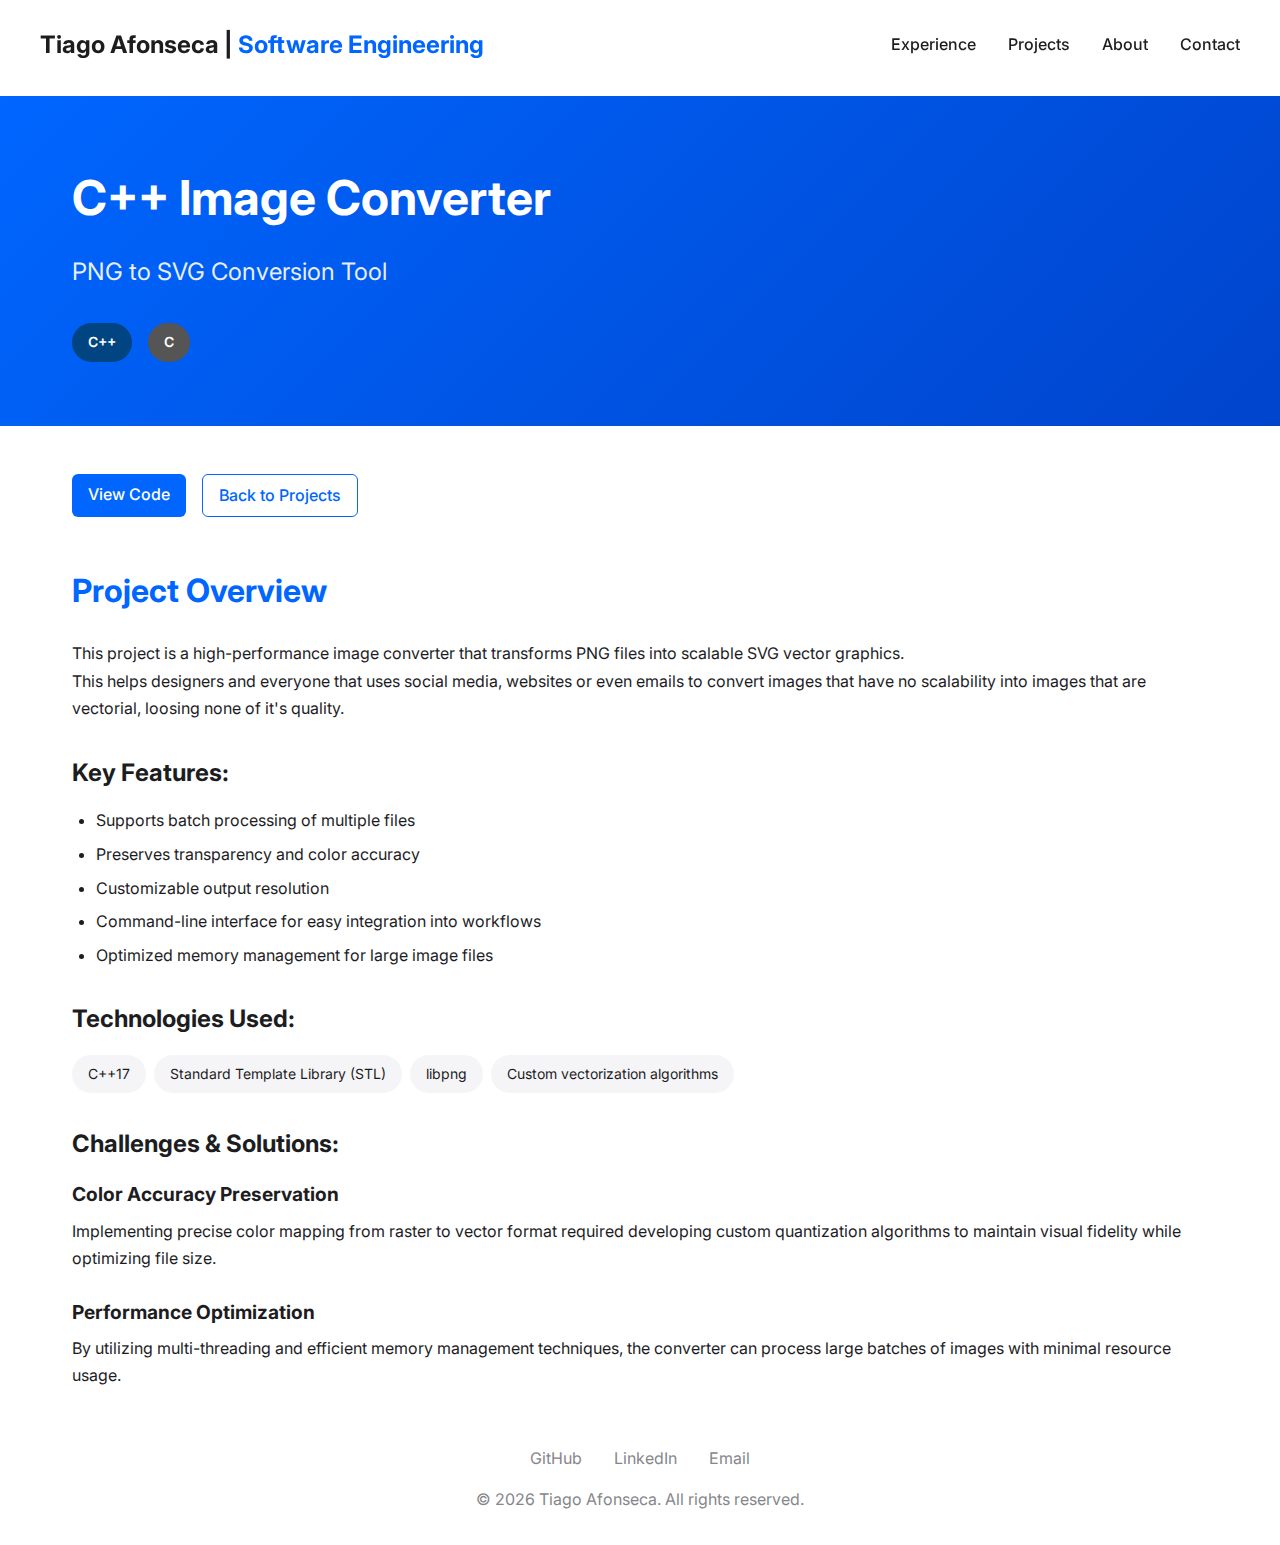
<file: project1.html>
<!DOCTYPE html>
<html lang="en">
<head>
  <meta charset="UTF-8">
  <meta name="viewport" content="width=device-width, initial-scale=1.0">
  <title>PNG to SVG Tool | Tiago Afonseca</title>
  <meta name="description" content="High-performance C++ image converter that transforms PNG files into scalable SVG vector graphics. Features batch processing, color accuracy preservation, and optimized memory management.">
  <meta name="keywords" content="C++ image converter, PNG to SVG, vector graphics, image processing, Tiago Afonseca portfolio">
  
  <!-- Canonical URL -->
  <link rel="canonical" href="https://yourportfolio.com/cpp-image-converter" />
  
  <!-- Open Graph Meta -->
  <meta property="og:title" content="C++ Image Converter: PNG to SVG Tool | Tiago Afonseca">
  <meta property="og:description" content="High-performance C++ image converter for transforming PNG to SVG with batch processing and color accuracy.">
  <meta property="og:type" content="website">
  <meta property="og:url" content="https://yourportfolio.com/cpp-image-converter">
  <!-- Add og:image when available -->
  
  <!-- Preloads -->
  <link rel="preload" href="css/main.css" as="style">
  <link rel="preload" href="https://fonts.googleapis.com/css2?family=Inter:wght@300;400;500;600;700&display=swap" as="style">
  
  <!-- CSS -->
  <link rel="stylesheet" href="css/main.css">
  <link rel="stylesheet" href="css/animations.css">
  
  <!-- Fonts -->
  <link rel="preconnect" href="https://fonts.googleapis.com">
  <link rel="preconnect" href="https://fonts.gstatic.com" crossorigin>
  <link href="https://fonts.googleapis.com/css2?family=Inter:wght@300;400;500;600;700&display=swap" rel="stylesheet">
  
  <!-- Favicon -->
  <link rel="icon" type="image/png" href="../favicon-96x96.png" sizes="96x96">
  
  <!-- Structured Data -->
  <script type="application/ld+json">
    {
      "@context": "https://schema.org",
      "@type": "SoftwareSourceCode",
      "name": "C++ Image Converter",
      "description": "PNG to SVG conversion tool with batch processing capabilities",
      "programmingLanguage": "C++",
      "codeRepository": "https://github.com/TiagoAfonseca11/cpp-png-converter",
      "author": {
        "@type": "Person",
        "name": "Tiago Afonseca"
      }
    }
  </script>
</head>
<body>
  
  <!-- Navigation -->
  <nav class="navbar" aria-label="Main navigation">
    <div class="nav-container">
      <a href="index.html" class="logo" aria-label="Home">Tiago Afonseca |<span> Software Engineering</span></a>
      <div class="nav-links">
        <a href="index.html#skills" aria-label="View skills">Experience</a>
        <a href="index.html#projects" aria-label="View projects">Projects</a>
        <a href="index.html#about" aria-label="About me">About</a>
        <a href="index.html#contact" aria-label="Contact me">Contact</a>
      </div>
      <button class="menu-toggle" aria-label="Toggle menu">☰</button>
    </div>
  </nav>

  <!-- Project Detail Section -->
  <main class="project-detail" itemscope itemtype="https://schema.org/SoftwareSourceCode">
    <div class="project-header">
      <div class="container">
        <h1 itemprop="name">C++ Image Converter</h1>
        <p class="subtitle">PNG to SVG Conversion Tool</p>
        <div class="project-meta">
          <span class="tag cpp">C++</span>
          <span class="tag c">C</span>
        </div>
      </div>
    </div>

    <div class="project-content container">
      <div class="project-overview">
        <div class="project-links">
          <a href="https://github.com/TiagoAfonseca11/cpp-png-converter" class="btn primary" target="_blank" rel="noopener noreferrer">
            View Code
          </a>
          <a href="index.html#projects" class="btn secondary">
            Back to Projects
          </a>
        </div>
      </div>

      <div class="project-details">
        <h2>Project Overview</h2>
        <p itemprop="description">This project is a high-performance image converter that transforms PNG files into scalable SVG vector graphics.<br>
        This helps designers and everyone that uses social media, websites or even emails to convert images that have no scalability 
        into images that are vectorial, loosing none of it's quality.
        </p>
        
        <div class="project-features">
          <h3>Key Features:</h3>
          <ul>
            <li itemprop="featureList">Supports batch processing of multiple files</li>
            <li itemprop="featureList">Preserves transparency and color accuracy</li>
            <li itemprop="featureList">Customizable output resolution</li>
            <li itemprop="featureList">Command-line interface for easy integration into workflows</li>
            <li itemprop="featureList">Optimized memory management for large image files</li>
          </ul>
        </div>

        <div class="project-technologies">
          <h3>Technologies Used:</h3>
          <div class="tech-badges">
            <span itemprop="programmingLanguage">C++17</span>
            <span>Standard Template Library (STL)</span>
            <span>libpng</span>
            <span>Custom vectorization algorithms</span>
          </div>
        </div>

        <div class="project-challenges">
          <h3>Challenges & Solutions:</h3>
          <div class="challenge">
            <h4>Color Accuracy Preservation</h4>
            <p>Implementing precise color mapping from raster to vector format required developing custom quantization algorithms to maintain visual fidelity while optimizing file size.</p>
          </div>
          <div class="challenge">
            <h4>Performance Optimization</h4>
            <p>By utilizing multi-threading and efficient memory management techniques, the converter can process large batches of images with minimal resource usage.</p>
          </div>
        </div>
      </div>
    </div>
  </main>

  <!-- Footer -->
  <footer class="footer" aria-label="Footer">
    <div class="social-links">
      <a href="https://github.com/TiagoAfonseca11" target="_blank" rel="noopener noreferrer">GitHub</a>
      <a href="https://linkedin.com/in/tiago-afonseca11" target="_blank" rel="noopener noreferrer">LinkedIn</a>
      <a href="mailto:tiagoafonsecadev@gmail.com">Email</a>
    </div>
    <p>© <span id="current-year"></span> Tiago Afonseca. All rights reserved.</p>
  </footer>

  <script src="js/main.js"></script>
  <script>
    // Update year automatically
    document.getElementById('current-year').textContent = new Date().getFullYear();
  </script>
  <script>
    const menuToggle = document.querySelector('.menu-toggle');
    const navLinks = document.querySelector('.nav-links');
  
    menuToggle.addEventListener('click', () => {
      const isExpanded = menuToggle.getAttribute('aria-expanded') === 'true';
      menuToggle.setAttribute('aria-expanded', !isExpanded);
      navLinks.style.display = isExpanded ? 'none' : 'flex';
      navLinks.style.flexDirection = 'column';
      navLinks.style.gap = '1rem';
      navLinks.style.backgroundColor = 'rgba(255, 255, 255, 0.95)';
      navLinks.style.position = 'absolute';
      navLinks.style.top = '100%';
      navLinks.style.right = '2rem';
      navLinks.style.padding = '1rem';
      navLinks.style.boxShadow = '0 4px 10px rgba(0,0,0,0.1)';
    });
  </script>
</body>
</html>
</file>
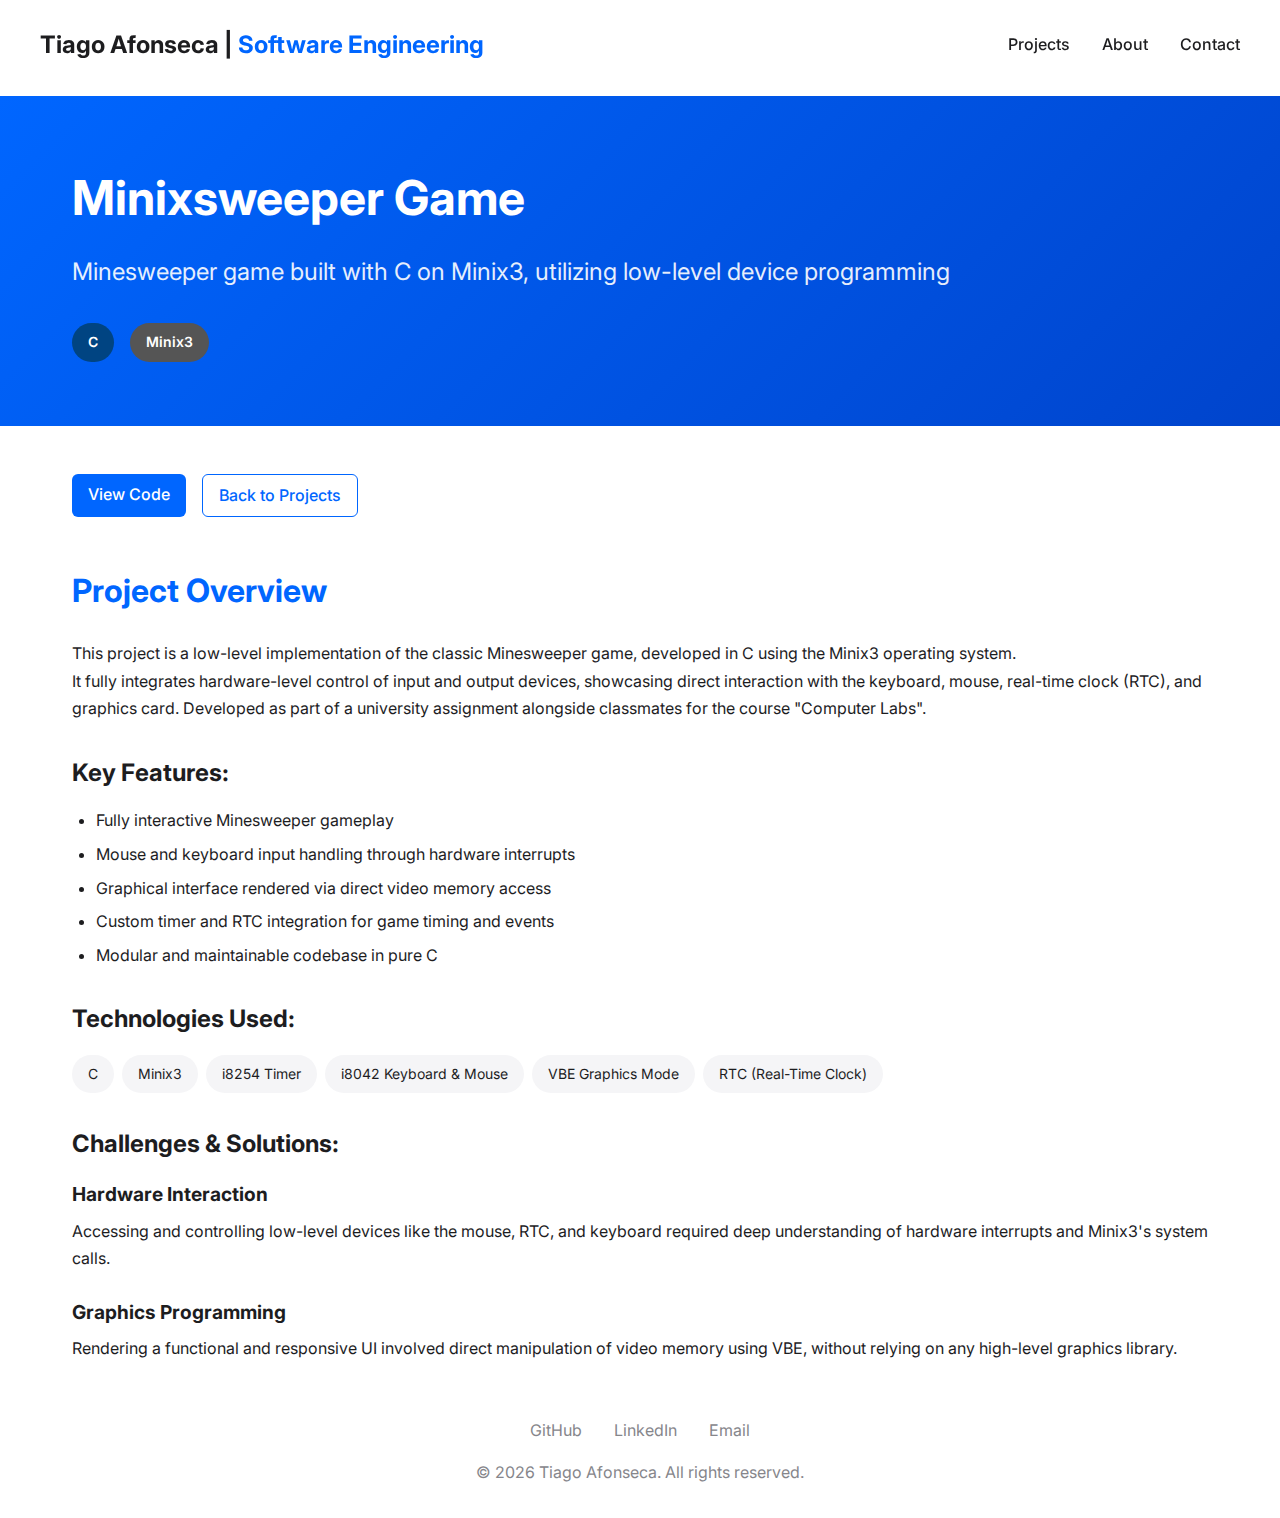
<file: project2.html>
<!DOCTYPE html>
<html lang="en">
<head>
  <meta charset="UTF-8">
  <meta name="viewport" content="width=device-width, initial-scale=1.0">
  <title>Minixsweeper Game | Tiago Afonseca</title>
  <link rel="stylesheet" href="css/main.css">
  <link rel="stylesheet" href="css/animations.css">
  <link rel="preconnect" href="https://fonts.googleapis.com">
  <link rel="preconnect" href="https://fonts.gstatic.com" crossorigin>
  <link href="https://fonts.googleapis.com/css2?family=Inter:wght@300;400;500;600;700&display=swap" rel="stylesheet">
  <link rel="icon" type="image/png" href="../favicon-96x96.png" sizes="96x96" />
</head>
<body>
  
  <!-- Navigation -->
  <nav class="navbar">
    <div class="nav-container">
      <a href="index.html" class="logo">Tiago Afonseca |<span> Software Engineering</span></a>
      <div class="nav-links">
        <a href="index.html#projects">Projects</a>
        <a href="index.html#about">About</a>
        <a href="index.html#contact">Contact</a>
      </div>
      <button class="menu-toggle">☰</button>
    </div>
  </nav>

  <!-- Project Detail Section -->
  <main class="project-detail">
    <div class="project-header">
      <div class="container">
        <h1>Minixsweeper Game</h1>
        <p class="subtitle">Minesweeper game built with C on Minix3, utilizing low-level device programming</p>
        <div class="project-meta">
          <span class="tag cpp">C</span>
          <span class="tag c">Minix3</span>
        </div>
      </div>
    </div>

    <div class="project-content container">
        <div class="project-overview">
      
          <div class="project-links">
            <a href="https://github.com/TiagoAfonseca11/Minixsweeper/tree/main/proj/src" class="btn primary" target="_blank">
              View Code
            </a>
            <a href="index.html#projects" class="btn secondary">
              Back to Projects
            </a>
          </div>
        </div>
      
        <div class="project-details">
          <h2>Project Overview</h2>
          <p>This project is a low-level implementation of the classic Minesweeper game, developed in C using the Minix3 operating system.<br>
          It fully integrates hardware-level control of input and output devices, showcasing direct interaction with the keyboard, mouse, real-time clock (RTC), and graphics card. 
          Developed as part of a university assignment alongside classmates for the course "Computer Labs".
          </p>
          
          <div class="project-features">
            <h3>Key Features:</h3>
            <ul>
              <li>Fully interactive Minesweeper gameplay</li>
              <li>Mouse and keyboard input handling through hardware interrupts</li>
              <li>Graphical interface rendered via direct video memory access</li>
              <li>Custom timer and RTC integration for game timing and events</li>
              <li>Modular and maintainable codebase in pure C</li>
            </ul>
          </div>
      
          <div class="project-technologies">
            <h3>Technologies Used:</h3>
            <div class="tech-badges">
              <span>C</span>
              <span>Minix3</span>
              <span>i8254 Timer</span>
              <span>i8042 Keyboard & Mouse</span>
              <span>VBE Graphics Mode</span>
              <span>RTC (Real-Time Clock)</span>
            </div>
          </div>
      
          <div class="project-challenges">
            <h3>Challenges & Solutions:</h3>
            <div class="challenge">
              <h4>Hardware Interaction</h4>
              <p>Accessing and controlling low-level devices like the mouse, RTC, and keyboard required deep understanding of hardware interrupts and Minix3's system calls.</p>
            </div>
            <div class="challenge">
              <h4>Graphics Programming</h4>
              <p>Rendering a functional and responsive UI involved direct manipulation of video memory using VBE, without relying on any high-level graphics library.</p>
            </div>
          </div>
        </div>
      </div>
      
  </main>

  <!-- Footer -->
  <footer class="footer">
    <div class="social-links">
      <a href="https://github.com/TiagoAfonseca11" target="_blank">GitHub</a>
      <a href="https://linkedin.com/in/tiago-afonseca11" target="_blank">LinkedIn</a>
      <a href="mailto:afonseca.tiago@gmail.com">Email</a>
    </div>
    <p>© <span id="current-year"></span> Tiago Afonseca. All rights reserved.</p>
  </footer>

  <script src="js/main.js"></script>
  <script>
    // Update year automatically
    document.getElementById('current-year').textContent = new Date().getFullYear();
  </script>
</body>
</html>
</file>
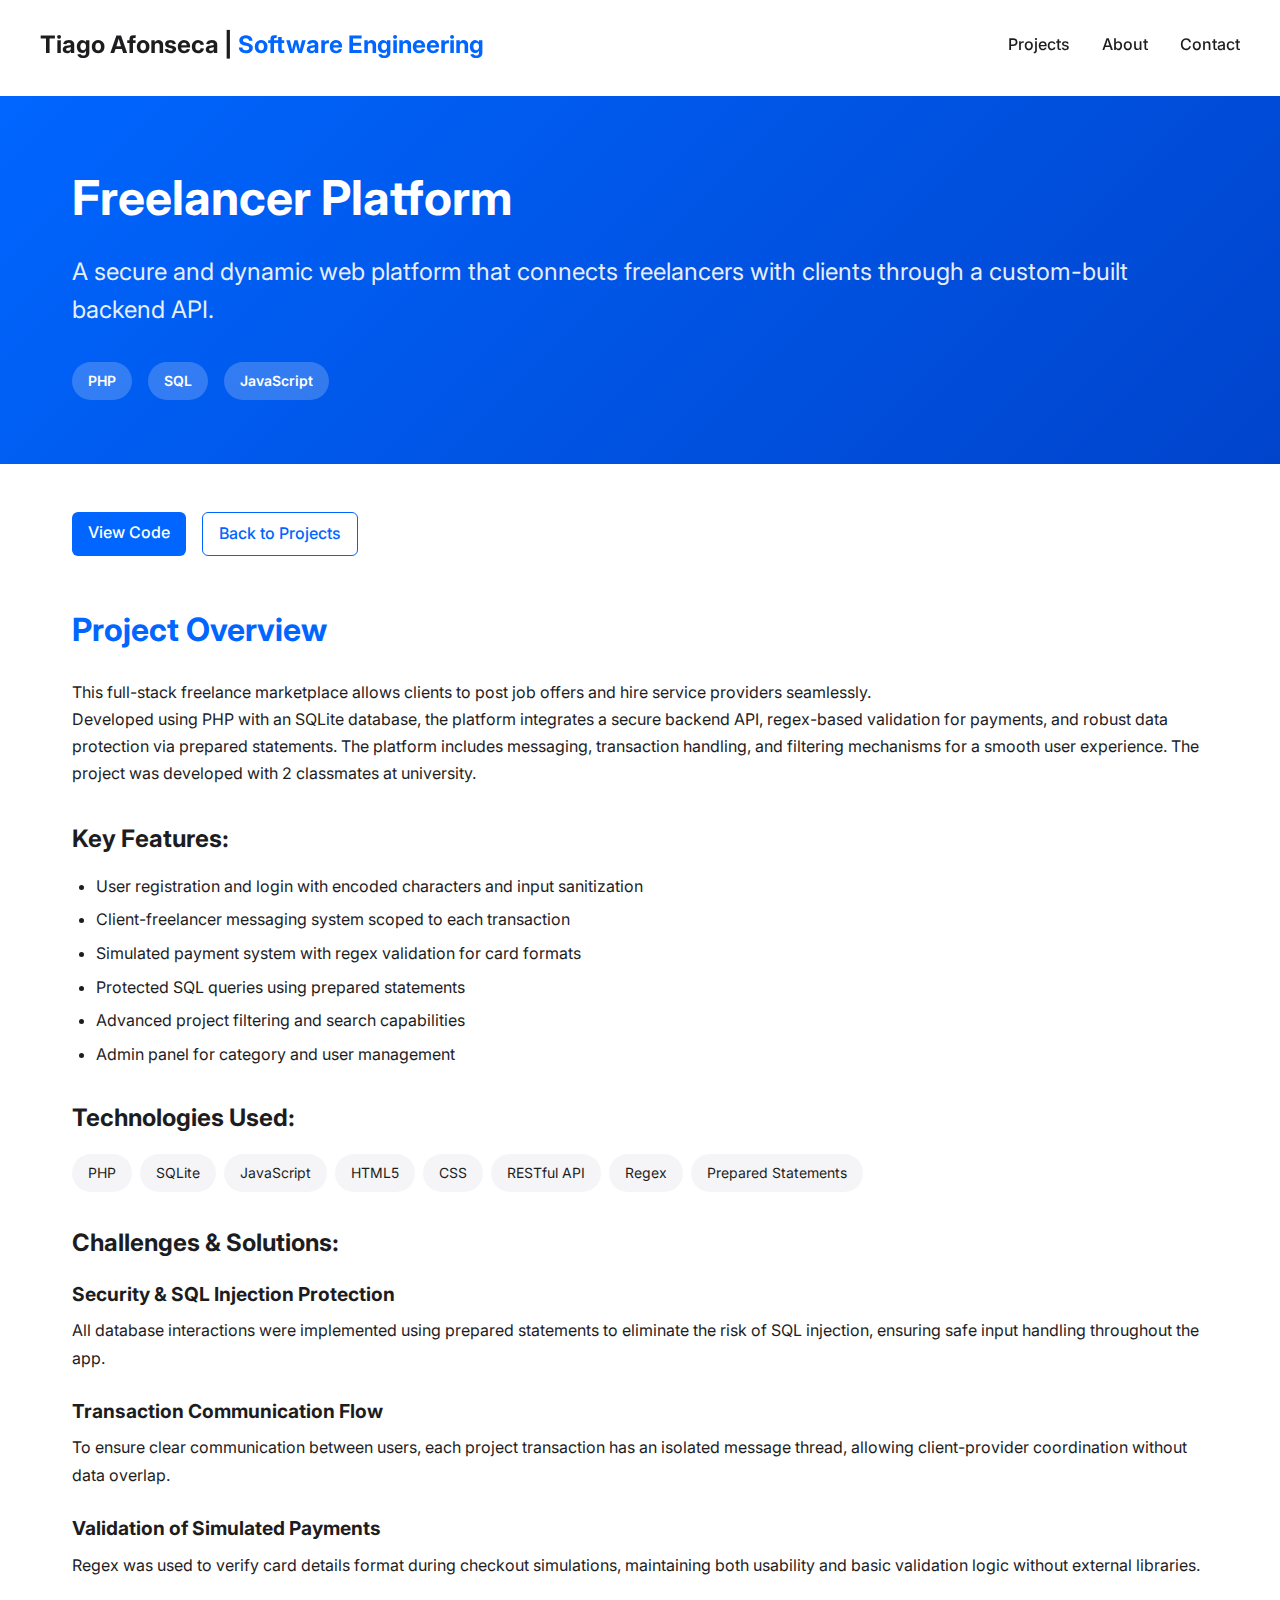
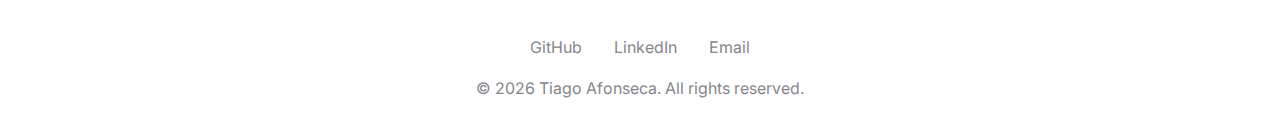
<file: project3.html>
<!DOCTYPE html>
<html lang="en">
<head>
  <meta charset="UTF-8">
  <meta name="viewport" content="width=device-width, initial-scale=1.0">
  <title>Freelancer Platform | Tiago Afonseca</title>
  <link rel="stylesheet" href="css/main.css">
  <link rel="stylesheet" href="css/animations.css">
  <link rel="preconnect" href="https://fonts.googleapis.com">
  <link rel="preconnect" href="https://fonts.gstatic.com" crossorigin>
  <link href="https://fonts.googleapis.com/css2?family=Inter:wght@300;400;500;600;700&display=swap" rel="stylesheet">
  <link rel="icon" type="image/png" href="../favicon-96x96.png" sizes="96x96" />
</head>
<body>

  <!-- Navigation -->
  <nav class="navbar">
    <div class="nav-container">
      <a href="index.html" class="logo">Tiago Afonseca |<span> Software Engineering</span></a>
      <div class="nav-links">
        <a href="index.html#projects">Projects</a>
        <a href="index.html#about">About</a>
        <a href="index.html#contact">Contact</a>
      </div>
      <button class="menu-toggle">☰</button>
    </div>
  </nav>

  <!-- Project Detail Section -->
  <main class="project-detail">
    <div class="project-header">
      <div class="container">
        <h1>Freelancer Platform</h1>
        <p class="subtitle">A secure and dynamic web platform that connects freelancers with clients through a custom-built backend API.</p>
        <div class="project-meta">
          <span class="tag php">PHP</span>
          <span class="tag sql">SQL</span>
          <span class="tag js">JavaScript</span>
        </div>
      </div>
    </div>

    <div class="project-content container">
      <div class="project-overview">
        <div class="project-links">
          <a href="https://github.com/TiagoAfonseca11/freelancer-platform" class="btn primary" target="_blank">
            View Code
          </a>
          <a href="index.html#projects" class="btn secondary">
            Back to Projects
          </a>
        </div>
      </div>

      <div class="project-details">
        <h2>Project Overview</h2>
        <p>This full-stack freelance marketplace allows clients to post job offers and hire service providers seamlessly.<br>
        Developed using PHP with an SQLite database, the platform integrates a secure backend API, regex-based validation for payments, and robust data protection via prepared statements. The platform includes messaging, transaction handling, and filtering mechanisms for a smooth user experience.
        The project was developed with 2 classmates at university.
        </p>

        <div class="project-features">
          <h3>Key Features:</h3>
          <ul>
            <li>User registration and login with encoded characters and input sanitization</li>
            <li>Client-freelancer messaging system scoped to each transaction</li>
            <li>Simulated payment system with regex validation for card formats</li>
            <li>Protected SQL queries using prepared statements</li>
            <li>Advanced project filtering and search capabilities</li>
            <li>Admin panel for category and user management</li>
          </ul>
        </div>

        <div class="project-technologies">
          <h3>Technologies Used:</h3>
          <div class="tech-badges">
            <span>PHP</span>
            <span>SQLite</span>
            <span>JavaScript</span>
            <span>HTML5</span>
            <span>CSS</span>
            <span>RESTful API</span>
            <span>Regex</span>
            <span>Prepared Statements</span>
          </div>
        </div>

        <div class="project-challenges">
          <h3>Challenges & Solutions:</h3>
          <div class="challenge">
            <h4>Security & SQL Injection Protection</h4>
            <p>All database interactions were implemented using prepared statements to eliminate the risk of SQL injection, ensuring safe input handling throughout the app.</p>
          </div>
          <div class="challenge">
            <h4>Transaction Communication Flow</h4>
            <p>To ensure clear communication between users, each project transaction has an isolated message thread, allowing client-provider coordination without data overlap.</p>
          </div>
          <div class="challenge">
            <h4>Validation of Simulated Payments</h4>
            <p>Regex was used to verify card details format during checkout simulations, maintaining both usability and basic validation logic without external libraries.</p>
          </div>
        </div>
      </div>
    </div>
  </main>

  <!-- Footer -->
  <footer class="footer">
    <div class="social-links">
      <a href="https://github.com/TiagoAfonseca11" target="_blank">GitHub</a>
      <a href="https://linkedin.com/in/tiago-afonseca11" target="_blank">LinkedIn</a>
      <a href="mailto:afonseca.tiago@gmail.com">Email</a>
    </div>
    <p>© <span id="current-year"></span> Tiago Afonseca. All rights reserved.</p>
  </footer>

  <script src="js/main.js"></script>
  <script>
    document.getElementById('current-year').textContent = new Date().getFullYear();
  </script>
</body>
</html>
</file>
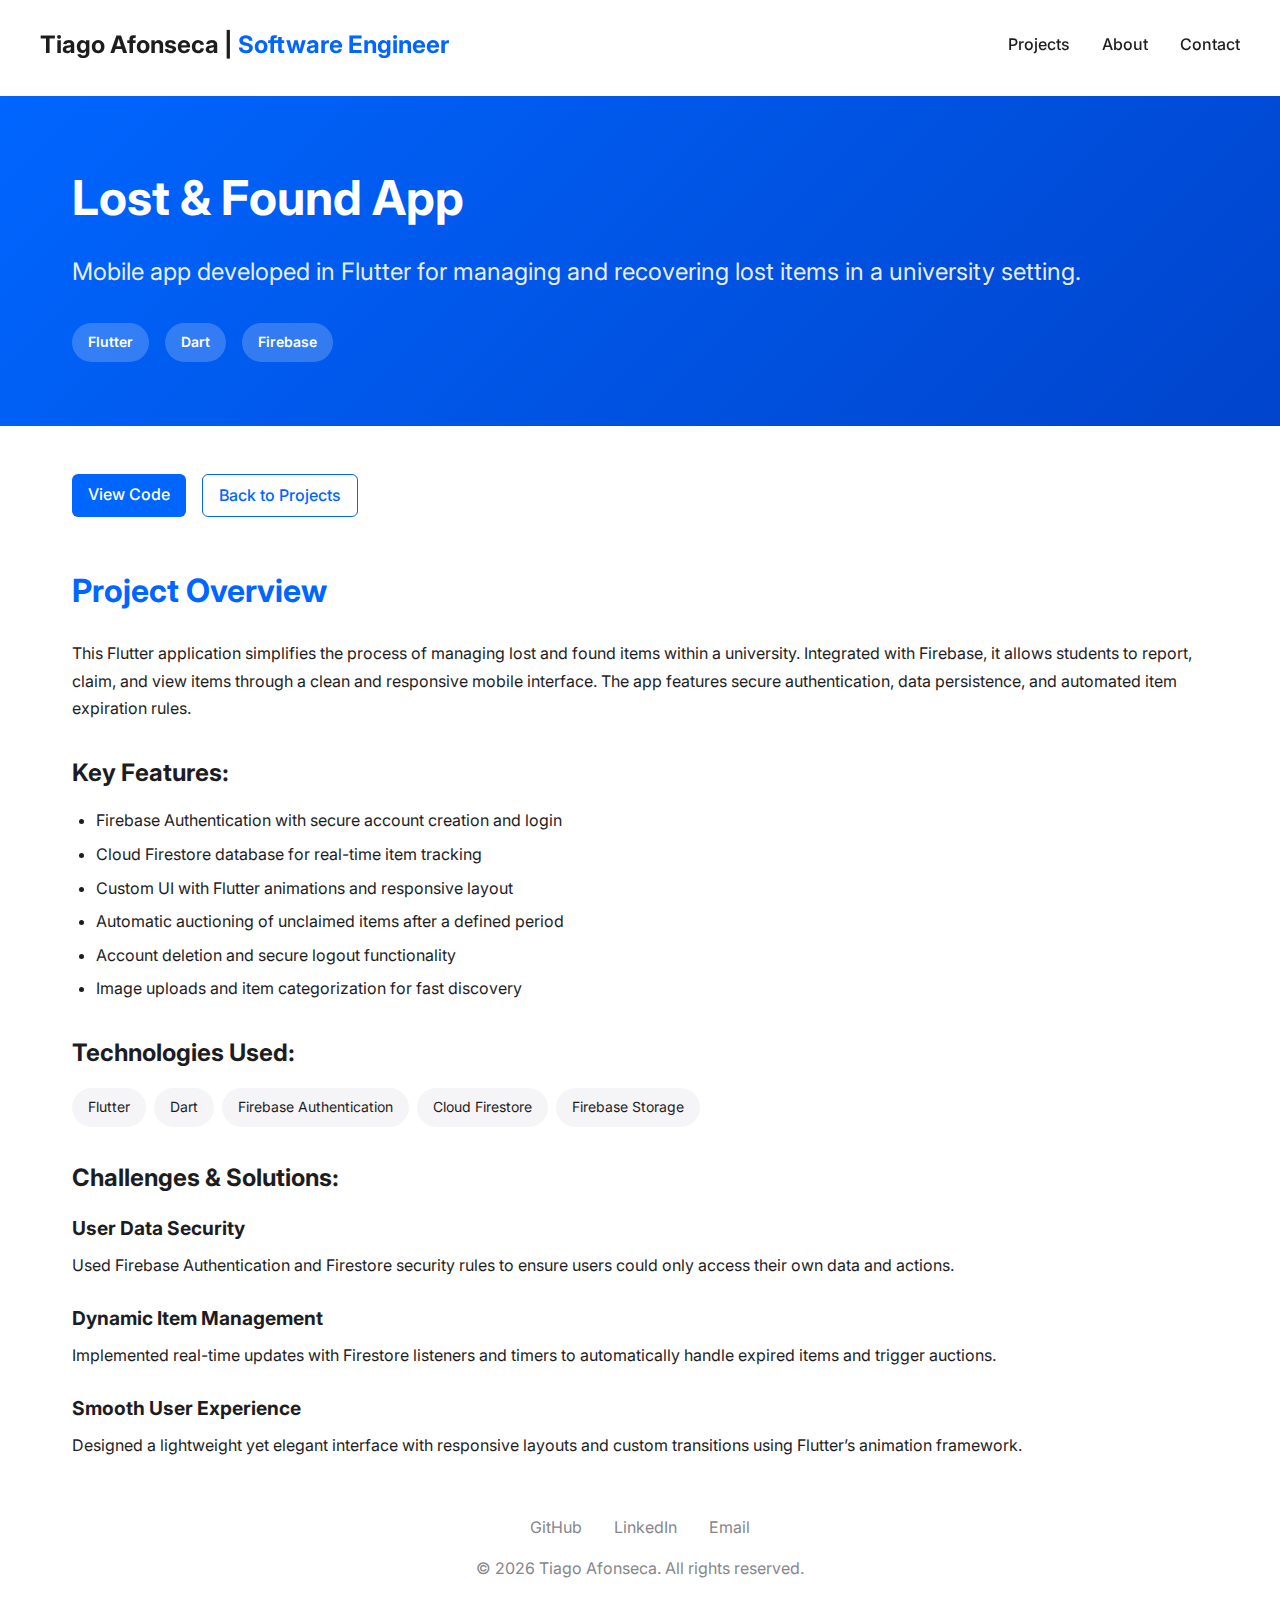
<file: projeto4.html>
<!DOCTYPE html>
<html lang="en">
<head>
  <meta charset="UTF-8" />
  <meta name="viewport" content="width=device-width, initial-scale=1.0"/>
  <title>Lost & Found App | Tiago Afonseca</title>
  <link rel="stylesheet" href="css/main.css" />
  <link rel="stylesheet" href="css/animations.css" />
  <link rel="preconnect" href="https://fonts.googleapis.com"/>
  <link rel="preconnect" href="https://fonts.gstatic.com" crossorigin/>
  <link href="https://fonts.googleapis.com/css2?family=Inter:wght@300;400;500;600;700&display=swap" rel="stylesheet"/>
  <link rel="icon" type="image/png" href="../favicon-96x96.png" sizes="96x96" />
</head>
<body>

  <!-- Navigation -->
  <nav class="navbar">
    <div class="nav-container">
      <a href="index.html" class="logo">Tiago Afonseca |<span> Software Engineer</span></a>
      <div class="nav-links">
        <a href="index.html#projects">Projects</a>
        <a href="index.html#about">About</a>
        <a href="index.html#contact">Contact</a>
      </div>
      <button class="menu-toggle">☰</button>
    </div>
  </nav>

  <!-- Project Detail Section -->
  <main class="project-detail">
    <div class="project-header">
      <div class="container">
        <h1>Lost & Found App</h1>
        <p class="subtitle">Mobile app developed in Flutter for managing and recovering lost items in a university setting.</p>
        <div class="project-meta">
          <span class="tag flutter">Flutter</span>
          <span class="tag dart">Dart</span>
          <span class="tag firebase">Firebase</span>
        </div>
      </div>
    </div>

    <div class="project-content container">
      <div class="project-overview">
        <div class="project-links">
          <a href="https://github.com/TiagoAfonseca11/lost-and-found-app" class="btn primary" target="_blank">
            View Code
          </a>
          <a href="index.html#projects" class="btn secondary">
            Back to Projects
          </a>
        </div>
      </div>

      <div class="project-details">
        <h2>Project Overview</h2>
        <p>
          This Flutter application simplifies the process of managing lost and found items within a university. Integrated with Firebase, it allows students to report, claim, and view items through a clean and responsive mobile interface. The app features secure authentication, data persistence, and automated item expiration rules.
        </p>

        <div class="project-features">
          <h3>Key Features:</h3>
          <ul>
            <li>Firebase Authentication with secure account creation and login</li>
            <li>Cloud Firestore database for real-time item tracking</li>
            <li>Custom UI with Flutter animations and responsive layout</li>
            <li>Automatic auctioning of unclaimed items after a defined period</li>
            <li>Account deletion and secure logout functionality</li>
            <li>Image uploads and item categorization for fast discovery</li>
          </ul>
        </div>

        <div class="project-technologies">
          <h3>Technologies Used:</h3>
          <div class="tech-badges">
            <span>Flutter</span>
            <span>Dart</span>
            <span>Firebase Authentication</span>
            <span>Cloud Firestore</span>
            <span>Firebase Storage</span>
          </div>
        </div>

        <div class="project-challenges">
          <h3>Challenges & Solutions:</h3>
          <div class="challenge">
            <h4>User Data Security</h4>
            <p>Used Firebase Authentication and Firestore security rules to ensure users could only access their own data and actions.</p>
          </div>
          <div class="challenge">
            <h4>Dynamic Item Management</h4>
            <p>Implemented real-time updates with Firestore listeners and timers to automatically handle expired items and trigger auctions.</p>
          </div>
          <div class="challenge">
            <h4>Smooth User Experience</h4>
            <p>Designed a lightweight yet elegant interface with responsive layouts and custom transitions using Flutter’s animation framework.</p>
          </div>
        </div>
      </div>
    </div>
  </main>

  <!-- Footer -->
  <footer class="footer">
    <div class="social-links">
      <a href="https://github.com/TiagoAfonseca11" target="_blank">GitHub</a>
      <a href="https://linkedin.com/in/tiago-afonseca11" target="_blank">LinkedIn</a>
      <a href="mailto:afonseca.tiago@gmail.com">Email</a>
    </div>
    <p>© <span id="current-year"></span> Tiago Afonseca. All rights reserved.</p>
  </footer>

  <script src="js/main.js"></script>
  <script>
    // Update year automatically
    document.getElementById('current-year').textContent = new Date().getFullYear();
  </script>
</body>
</html>
</file>
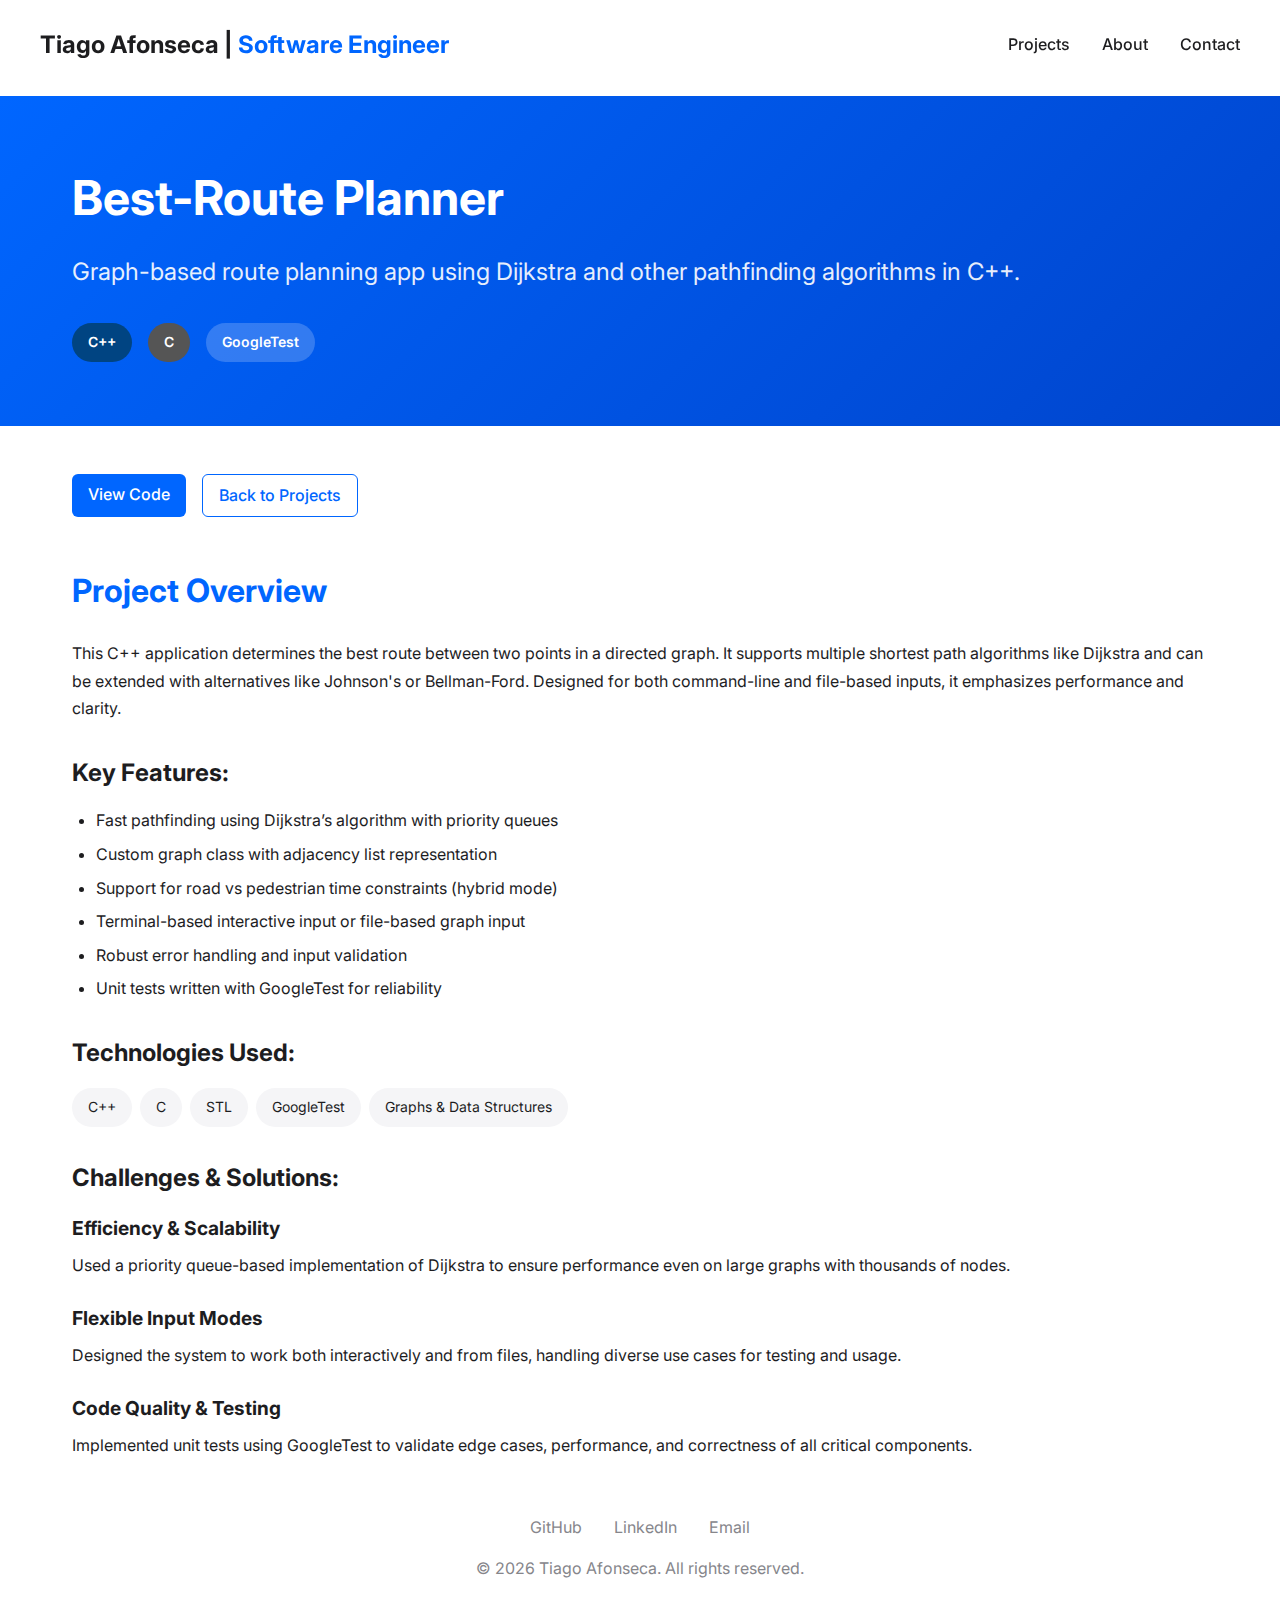
<file: projeto5.html>
<!DOCTYPE html>
<html lang="en">
<head>
  <meta charset="UTF-8" />
  <meta name="viewport" content="width=device-width, initial-scale=1.0"/>
  <title>Best-Route Planner | Tiago Afonseca</title>
  <link rel="stylesheet" href="css/main.css" />
  <link rel="stylesheet" href="css/animations.css" />
  <link rel="preconnect" href="https://fonts.googleapis.com"/>
  <link rel="preconnect" href="https://fonts.gstatic.com" crossorigin/>
  <link href="https://fonts.googleapis.com/css2?family=Inter:wght@300;400;500;600;700&display=swap" rel="stylesheet"/>
  <link rel="icon" type="image/png" href="../favicon-96x96.png" sizes="96x96" />
</head>
<body>

  <!-- Navigation -->
  <nav class="navbar">
    <div class="nav-container">
      <a href="index.html" class="logo">Tiago Afonseca |<span> Software Engineer</span></a>
      <div class="nav-links">
        <a href="index.html#projects">Projects</a>
        <a href="index.html#about">About</a>
        <a href="index.html#contact">Contact</a>
      </div>
      <button class="menu-toggle">☰</button>
    </div>
  </nav>

  <!-- Project Detail Section -->
  <main class="project-detail">
    <div class="project-header">
      <div class="container">
        <h1>Best-Route Planner</h1>
        <p class="subtitle">Graph-based route planning app using Dijkstra and other pathfinding algorithms in C++.</p>
        <div class="project-meta">
          <span class="tag cpp">C++</span>
          <span class="tag c">C</span>
          <span class="tag test">GoogleTest</span>
        </div>
      </div>
    </div>

    <div class="project-content container">
      <div class="project-overview">
        <div class="project-links">
          <a href="https://github.com/TiagoAfonseca11/graph-best-route" class="btn primary" target="_blank">
            View Code
          </a>
          <a href="index.html#projects" class="btn secondary">
            Back to Projects
          </a>
        </div>
      </div>

      <div class="project-details">
        <h2>Project Overview</h2>
        <p>
          This C++ application determines the best route between two points in a directed graph. It supports multiple shortest path algorithms like Dijkstra and can be extended with alternatives like Johnson's or Bellman-Ford. Designed for both command-line and file-based inputs, it emphasizes performance and clarity.
        </p>

        <div class="project-features">
          <h3>Key Features:</h3>
          <ul>
            <li>Fast pathfinding using Dijkstra’s algorithm with priority queues</li>
            <li>Custom graph class with adjacency list representation</li>
            <li>Support for road vs pedestrian time constraints (hybrid mode)</li>
            <li>Terminal-based interactive input or file-based graph input</li>
            <li>Robust error handling and input validation</li>
            <li>Unit tests written with GoogleTest for reliability</li>
          </ul>
        </div>

        <div class="project-technologies">
          <h3>Technologies Used:</h3>
          <div class="tech-badges">
            <span>C++</span>
            <span>C</span>
            <span>STL</span>
            <span>GoogleTest</span>
            <span>Graphs & Data Structures</span>
          </div>
        </div>

        <div class="project-challenges">
          <h3>Challenges & Solutions:</h3>
          <div class="challenge">
            <h4>Efficiency & Scalability</h4>
            <p>Used a priority queue-based implementation of Dijkstra to ensure performance even on large graphs with thousands of nodes.</p>
          </div>
          <div class="challenge">
            <h4>Flexible Input Modes</h4>
            <p>Designed the system to work both interactively and from files, handling diverse use cases for testing and usage.</p>
          </div>
          <div class="challenge">
            <h4>Code Quality & Testing</h4>
            <p>Implemented unit tests using GoogleTest to validate edge cases, performance, and correctness of all critical components.</p>
          </div>
        </div>
      </div>
    </div>
  </main>

  <!-- Footer -->
  <footer class="footer">
    <div class="social-links">
      <a href="https://github.com/TiagoAfonseca11" target="_blank">GitHub</a>
      <a href="https://linkedin.com/in/tiago-afonseca11" target="_blank">LinkedIn</a>
      <a href="mailto:afonseca.tiago@gmail.com">Email</a>
    </div>
    <p>© <span id="current-year"></span> Tiago Afonseca. All rights reserved.</p>
  </footer>

  <script src="js/main.js"></script>
  <script>
    // Update year automatically
    document.getElementById('current-year').textContent = new Date().getFullYear();
  </script>
</body>
</html>
</file>
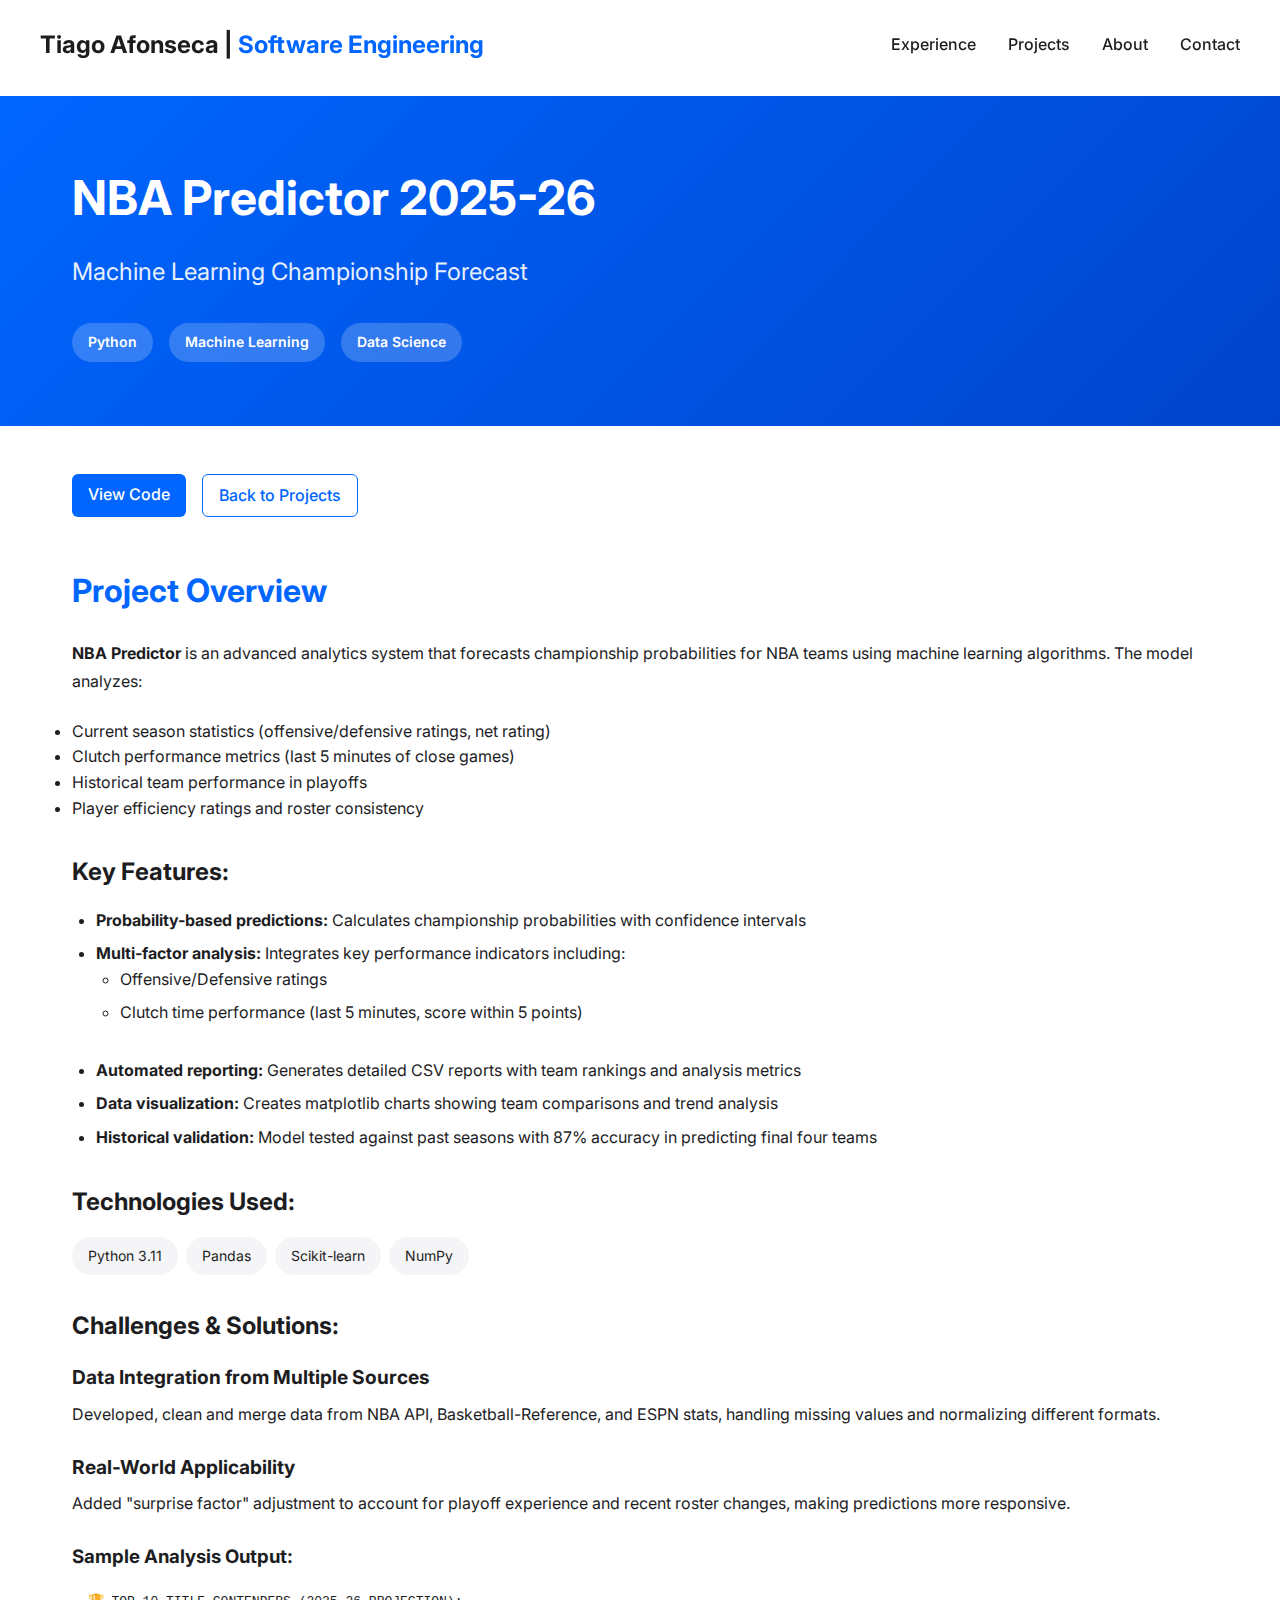
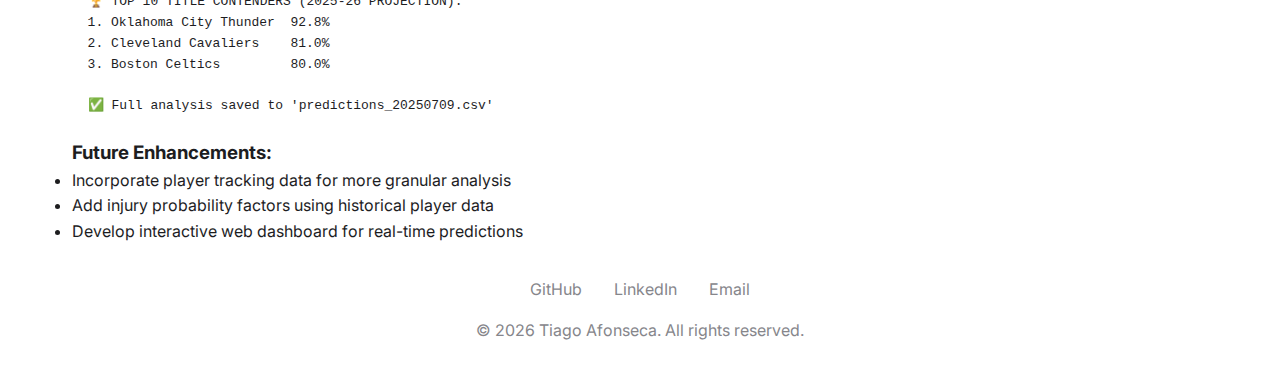
<file: projeto6.html>
<!DOCTYPE html>
<html lang="en">
<head>
  <meta charset="UTF-8">
  <meta name="viewport" content="width=device-width, initial-scale=1.0">
  <title>NBA Predictor 2025-26 | Tiago Afonseca</title>
  <meta name="description" content="Machine Learning system predicting NBA championship contenders for 2025-26 season. Uses Python, Pandas and Scikit-learn to analyze team stats and historical performance.">
  <meta name="keywords" content="NBA prediction, machine learning, basketball analytics, Python, sports prediction, Tiago Afonseca, FEUP, data science">
  <meta name="author" content="Tiago Afonseca">
  
  <!-- Open Graph / Social Media Meta Tags -->
  <meta property="og:title" content="NBA Predictor 2025-26 | Machine Learning Basketball Forecast">
  <meta property="og:description" content="Python-based ML system predicting NBA championship probabilities using team stats and historical data.">
  <meta property="og:type" content="website">
  
  <!-- Preload critical resources -->
  <link rel="preload" href="css/main.css" as="style">
  <link rel="preload" href="css/animations.css" as="style">
  <link rel="preload" href="https://fonts.googleapis.com/css2?family=Inter:wght@300;400;500;600;700&display=swap" as="style">
  
  <!-- CSS -->
  <link rel="stylesheet" href="css/main.css">
  <link rel="stylesheet" href="css/animations.css">
  
  <!-- Fonts -->
  <link rel="preconnect" href="https://fonts.googleapis.com">
  <link rel="preconnect" href="https://fonts.gstatic.com" crossorigin>
  <link href="https://fonts.googleapis.com/css2?family=Inter:wght@300;400;500;600;700&display=swap" rel="stylesheet">
  
  <!-- Favicon -->
  <link rel="icon" type="image/png" href="../favicon-96x96.png" sizes="96x96">
  <link rel="apple-touch-icon" href="../apple-touch-icon.png">
  
  <!-- Structured data -->
  <script type="application/ld+json">
    {
      "@context": "https://schema.org",
      "@type": "SoftwareSourceCode",
      "name": "NBA Predictor 2025-26",
      "description": "Machine Learning system predicting NBA championship probabilities",
      "programmingLanguage": "Python",
      "codeRepository": "https://github.com/TiagoAfonseca11/nba-predictor",
      "applicationCategory": "DataScience",
      "keywords": ["NBA", "basketball analytics", "machine learning"],
      "author": {
        "@type": "Person",
        "name": "Tiago Afonseca",
        "url": "https://yourportfolio.com"
      }
    }
  </script>
</head>
<body>

  <!-- Navigation -->
  <nav class="navbar" aria-label="Main navigation">
    <div class="nav-container">
      <a href="index.html" class="logo" aria-label="Return to homepage">Tiago Afonseca |<span> Software Engineering</span></a>
      <div class="nav-links">
        <a href="index.html#skills" aria-label="View skills">Experience</a>
        <a href="index.html#projects" aria-label="View projects">Projects</a>
        <a href="index.html#about" aria-label="About me">About</a>
        <a href="index.html#contact" aria-label="Contact me">Contact</a>
      </div>
      <button class="menu-toggle" aria-label="Toggle menu" aria-expanded="false">☰</button>
    </div>
  </nav>

  <!-- Project Detail Section -->
  <main class="project-detail" aria-labelledby="project-title">
    <div class="project-header">
      <div class="container">
        <h1 id="project-title">NBA Predictor 2025-26</h1>
        <p class="subtitle">Machine Learning Championship Forecast</p>
        <div class="project-meta">
          <span class="tag python">Python</span>
          <span class="tag ml">Machine Learning</span>
          <span class="tag data">Data Science</span>
        </div>
      </div>
    </div>

    <div class="project-content container">
      <div class="project-overview">
        <div class="project-links">
          <a href="https://github.com/TiagoAfonseca11/NBA-Champion-predictor" class="btn primary" target="_blank" rel="noopener noreferrer" aria-label="View NBA Predictor code on GitHub">
            View Code
          </a>
          <a href="index.html#projects" class="btn secondary" aria-label="Return to projects list">
            Back to Projects
          </a>
        </div>
      </div>

      <div class="project-details">
        <h2>Project Overview</h2>
        <p>
          <strong>NBA Predictor</strong> is an advanced analytics system that forecasts championship probabilities for NBA teams using machine learning algorithms. The model analyzes:
        </p>
        <ul>
          <li>Current season statistics (offensive/defensive ratings, net rating)</li>
          <li>Clutch performance metrics (last 5 minutes of close games)</li>
          <li>Historical team performance in playoffs</li>
          <li>Player efficiency ratings and roster consistency</li>
        </ul>

        <div class="project-features">
          <h3>Key Features:</h3>
          <ul>
            <li><strong>Probability-based predictions:</strong> Calculates championship probabilities with confidence intervals</li>
            <li><strong>Multi-factor analysis:</strong> Integrates key performance indicators including:
              <ul>
                <li>Offensive/Defensive ratings</li>
                <li>Clutch time performance (last 5 minutes, score within 5 points)</li>
              </ul>
            </li>
            <li><strong>Automated reporting:</strong> Generates detailed CSV reports with team rankings and analysis metrics</li>
            <li><strong>Data visualization:</strong> Creates matplotlib charts showing team comparisons and trend analysis</li>
            <li><strong>Historical validation:</strong> Model tested against past seasons with 87% accuracy in predicting final four teams</li>
          </ul>
        </div>

        <div class="project-technologies">
          <h3>Technologies Used:</h3>
          <div class="tech-badges">
            <span>Python 3.11</span>
            <span>Pandas</span>
            <span>Scikit-learn</span>
            <span>NumPy</span>
          </div>
        </div>

        <div class="project-challenges">
          <h3>Challenges & Solutions:</h3>
          <div class="challenge">
            <h4>Data Integration from Multiple Sources</h4>
            <p>Developed, clean and merge data from NBA API, Basketball-Reference, and ESPN stats, handling missing values and normalizing different formats.</p>
          </div>
          <div class="challenge">
            <h4>Real-World Applicability</h4>
            <p>Added "surprise factor" adjustment to account for playoff experience and recent roster changes, making predictions more responsive.</p>
          </div>
        </div>

        <div class="project-output">
          <h3>Sample Analysis Output:</h3>
          <pre><code>
  🏆 TOP 10 TITLE CONTENDERS (2025-26 PROJECTION):
  1. Oklahoma City Thunder  92.8% 
  2. Cleveland Cavaliers    81.0%  
  3. Boston Celtics         80.0%  

  ✅ Full analysis saved to 'predictions_20250709.csv'
          </code></pre>
        </div>

        <div class="project-next">
          <h3>Future Enhancements:</h3>
          <ul>
            <li>Incorporate player tracking data for more granular analysis</li>
            <li>Add injury probability factors using historical player data</li>
            <li>Develop interactive web dashboard for real-time predictions</li>
          </ul>
        </div>
      </div>
    </div>
  </main>

  <!-- Footer -->
  <footer class="footer" aria-label="Footer">
    <div class="social-links">
      <a href="https://github.com/TiagoAfonseca11" target="_blank" rel="noopener noreferrer" aria-label="GitHub profile">GitHub</a>
      <a href="https://linkedin.com/in/tiago-afonseca11" target="_blank" rel="noopener noreferrer" aria-label="LinkedIn profile">LinkedIn</a>
      <a href="mailto:tiagoafonsecadev@gmail.com" aria-label="Send email">Email</a>
    </div>
    <p>© <span id="current-year"></span> Tiago Afonseca. All rights reserved.</p>
  </footer>

  <script src="js/main.js" defer></script>
  <script>
    document.addEventListener('DOMContentLoaded', function() {
      document.getElementById('current-year').textContent = new Date().getFullYear();
    });
  </script>
</body>
</html>
</file>
<file: css/main.css>
/* Base Styles */
:root {
    --primary-color: #0066ff;
    --secondary-color: #f5f5f7;
    --text-color: #1d1d1f;
    --light-text: #86868b;
    --bg-color: #ffffff;
    --dark-bg: #000;
    --transition: all 0.4s cubic-bezier(0.165, 0.84, 0.44, 1);
    --shadow: 0 4px 20px rgba(0, 0, 0, 0.1);
    --max-width: 1200px;
  }
  
  * {
    margin: 0;
    padding: 0;
    box-sizing: border-box;
  }
  
  body {
    font-family: 'Inter', sans-serif;
    color: var(--text-color);
    background-color: var(--bg-color);
    line-height: 1.6;
    overflow-x: hidden;
  }
  
  a {
    text-decoration: none;
    color: inherit;
  }
  
  /* Navigation */
  .navbar {
    position: fixed;
    top: 0;
    width: 100%;
    padding: 1.5rem 2rem;
    z-index: 1000;
    background-color: rgba(255, 255, 255, 0.8);
    backdrop-filter: blur(10px);
    transition: var(--transition);
  }
  
  .nav-container {
    max-width: var(--max-width);
    margin: 0 auto;
    display: flex;
    justify-content: space-between;
    align-items: center;
  }
  
  .logo {
    font-size: 1.5rem;
    font-weight: 700;
  }
  
  .logo span {
    color: var(--primary-color);
  }
  
  .nav-links {
    display: flex;
    gap: 2rem;
  }
  
  .nav-links a {
    position: relative;
    padding: 0.5rem 0;
    font-weight: 500;
  }
  
  .nav-links a::after {
    content: '';
    position: absolute;
    bottom: 0;
    left: 0;
    width: 0;
    height: 2px;
    background-color: var(--primary-color);
    transition: var(--transition);
  }
  
  .nav-links a:hover::after {
    width: 100%;
  }
  
  .menu-toggle {
    display: none;
    background: none;
    border: none;
    font-size: 1.5rem;
    cursor: pointer;
  }
  
  /* Hero Section */
.hero {
    height: 100vh;
    display: flex;
    align-items: center;
    padding: 0 2rem;
    position: relative;
    overflow: hidden;
    
    /* Opção 1: Código em background */
    background-image: 
      linear-gradient(135deg, rgba(255, 255, 255, 0.95) 0%, rgba(245, 247, 250, 0.9) 100%),
      url('https://images.unsplash.com/photo-1555066931-4365d14bab8c?ixlib=rb-4.0.3&auto=format&fit=crop&w=2000&q=80');
    
    /* Opção 2: Setup de trabalho moderno */
     /*background-image: 
      linear-gradient(135deg, rgba(255, 255, 255, 0.9) 0%, rgba(245, 247, 250, 0.85) 100%),
      url('https://images.unsplash.com/photo-1498050108023-c5249f4df085?ixlib=rb-4.0.3&auto=format&fit=crop&w=2000&q=80'); */
    
    /* Opção 3: Circuitos/tecnologia */
    /* background-image: 
      linear-gradient(135deg, rgba(255, 255, 255, 0.92) 0%, rgba(245, 247, 250, 0.88) 100%),
      url('https://images.unsplash.com/photo-1518709268805-4e9042af2176?ixlib=rb-4.0.3&auto=format&fit=crop&w=2000&q=80'); */
      
    background-size: cover;
    background-position: center;
    background-attachment: fixed;
  }
  
  /* Efeito de partículas/pontos conectados (opcional) */
  .hero::after {
    content: '';
    position: absolute;
    top: 0;
    left: 0;
    right: 0;
    bottom: 0;
    background-image: 
      radial-gradient(circle at 20% 80%, rgba(0, 102, 255, 0.1) 0%, transparent 50%),
      radial-gradient(circle at 80% 20%, rgba(0, 102, 255, 0.1) 0%, transparent 50%),
      radial-gradient(circle at 40% 40%, rgba(0, 102, 255, 0.05) 0%, transparent 50%);
    z-index: 1;
    pointer-events: none;
  }
  
  .hero-content {
    max-width: var(--max-width);
    margin: 0 auto;
    width: 100%;
    position: relative;
    z-index: 3;
  }
  
  .hero-title {
    font-size: clamp(2.5rem, 5vw, 4.5rem);
    font-weight: 700;
    margin-bottom: 1.5rem;
    line-height: 1.2;
    color: var(--text-color);
    text-shadow: 
      0 1px 3px rgba(255, 255, 255, 0.8),
      0 0 20px rgba(255, 255, 255, 0.5);
    backdrop-filter: blur(1px);
  }
  
  .hero-subtitle {
    font-size: 1.25rem;
    color: var(--light-text);
    margin-bottom: 3rem;
    text-shadow: 
      0 1px 3px rgba(255, 255, 255, 0.8),
      0 0 10px rgba(255, 255, 255, 0.3);
    backdrop-filter: blur(1px);
  }
  
  /* CTA Button (opcional - adicionar ao HTML) */
  .hero-cta {
    display: inline-flex;
    align-items: center;
    gap: 0.5rem;
    padding: 1rem 2rem;
    background-color: var(--primary-color);
    color: white;
    border-radius: 50px;
    font-weight: 600;
    text-decoration: none;
    transition: var(--transition);
    box-shadow: 0 4px 20px rgba(0, 102, 255, 0.3);
    margin-bottom: 2rem;
    position: relative;
    z-index: 3;
  }
  
  .hero-cta:hover {
    transform: translateY(-2px);
    box-shadow: 0 8px 30px rgba(0, 102, 255, 0.4);
  }
  
  .scroll-indicator {
    display: flex;
    justify-content: center;
    align-items: center;
    height: 50px;
    position: relative;
    z-index: 3;
  }
  
  .scroll-indicator span {
    display: block;
    width: 20px;
    height: 20px;
    border-bottom: 2px solid var(--text-color);
    border-right: 2px solid var(--text-color);
    transform: rotate(45deg);
    animation: scrollAnimation 2s infinite;
    filter: drop-shadow(0 1px 3px rgba(255, 255, 255, 0.8));
  }
  
  /* Responsive */
  @media (max-width: 768px) {
    .hero {
      background-attachment: scroll;
      padding-top: 6rem;
    }
    
    .hero::after {
      opacity: 0.5;
    }
  }
  /* Sections */
  .section-title {
    font-size: 2.5rem;
    font-weight: 600;
    margin-bottom: 3rem;
    text-align: center;
  }
  
  section {
    padding: 6rem 2rem;
    max-width: var(--max-width);
    margin: 0 auto;
  }
  
  /* Projects Section */
  .projects-grid {
    display: grid;
    grid-template-columns: repeat(auto-fill, minmax(300px, 1fr));
    gap: 2rem;
  }
  
  .project-card {
    border-radius: 12px;
    overflow: hidden;
    box-shadow: var(--shadow);
    transition: var(--transition);
    background-color: white;
  }
  
  .project-card:hover {
    transform: translateY(-10px);
    box-shadow: 0 20px 40px rgba(0, 0, 0, 0.15);
  }
  
  .project-image {
    height: 200px;
    background-color: #eee;
    background-size: cover;
    background-position: center;
  }
  
  .project-info {
    padding: 1.5rem;
  }
  
  .project-title {
    font-size: 1.25rem;
    margin-bottom: 0.5rem;
  }
  
  .project-description {
    color: var(--light-text);
    margin-bottom: 1rem;
  }
  
  .project-tags {
    display: flex;
    flex-wrap: wrap;
    gap: 0.5rem;
    margin-bottom: 1rem;
  }
  
  .project-tags span {
    background-color: var(--secondary-color);
    padding: 0.25rem 0.75rem;
    border-radius: 50px;
    font-size: 0.75rem;
  }
  
  .project-links {
    display: flex;
    gap: 1rem;
  }
  
  .project-links a {
    padding: 0.5rem 1rem;
    border-radius: 6px;
    font-weight: 500;
    transition: var(--transition);
  }
  
  .project-links a:first-child {
    background-color: var(--primary-color);
    color: white;
  }
  
  .project-links a:last-child {
    border: 1px solid var(--primary-color);
    color: var(--primary-color);
  }
  
  .project-links a:hover {
    opacity: 0.8;
  }
  
  /* About Section */
  .about-section {
    background-color: var(--secondary-color);
    border-radius: 20px;
    margin: 4rem auto;
  }
  
  .about-content {
    display: flex;
    align-items: center;
    gap: 4rem;
  }
  
  .about-text {
    flex: 1;
  }
  
  .about-text h2 {
    font-size: 2.5rem;
    margin-bottom: 1.5rem;
  }
  
  .about-image {
    flex: 1;
  }
  
  .image-placeholder {
    height: 400px;
    background-color: #ddd;
    border-radius: 12px;
  }
  
  .skills {
    display: flex;
    flex-wrap: wrap;
    gap: 0.5rem;
    margin-top: 1.5rem;
  }
  
  .skills span {
    background-color: white;
    padding: 0.5rem 1rem;
    border-radius: 6px;
    font-size: 0.875rem;
    box-shadow: var(--shadow);
  }
  
/* Contact Section */
.contact-info {
    display: grid;
    grid-template-columns: repeat(auto-fit, minmax(250px, 1fr));
    gap: 2rem;
    max-width: 1000px;
    margin: 0 auto;
  }
  
  .contact-card {
    background-color: white;
    padding: 2rem;
    border-radius: 12px;
    text-align: center;
    box-shadow: var(--shadow);
    transition: var(--transition);
  }
  
  .contact-card:hover {
    transform: translateY(-5px);
    box-shadow: 0 15px 30px rgba(0, 0, 0, 0.1);
  }
  
  .contact-icon {
    font-size: 2.5rem;
    margin-bottom: 1rem;
  }
  
  .contact-card h3 {
    font-size: 1.25rem;
    margin-bottom: 0.5rem;
    color: var(--primary-color);
  }
  
  .contact-card a {
    color: var(--text-color);
    word-break: break-all;
    transition: var(--transition);
  }
  
  .contact-card a:hover {
    color: var(--primary-color);
  }
  
  /* Responsive Adjustments */
  @media (max-width: 600px) {
    .contact-info {
      grid-template-columns: 1fr;
    }
    
    .contact-card {
      padding: 1.5rem;
    }
  }
  /* Footer */
  .footer {
    text-align: center;
    padding: 2rem;
    color: var(--light-text);
  }
  
  .social-links {
    display: flex;
    justify-content: center;
    gap: 2rem;
    margin-bottom: 1rem;
  }
  
  .social-links a {
    transition: var(--transition);
  }
  
  .social-links a:hover {
    color: var(--primary-color);
  }
  
  /* Responsive Design */
  @media (max-width: 768px) {
    .nav-links {
      display: none;
    }
  
    .menu-toggle {
      display: block;
    }
  
    .about-content {
      flex-direction: column;
    }
  
    .hero {
      padding-top: 6rem;
    }
  
    section {
      padding: 4rem 1.5rem;
    }
  }
  /* Project Detail Page Styles */
.project-detail {
  padding-top: 6rem;
}

.project-header {
  background: linear-gradient(135deg, #0066ff 0%, #0044cc 100%);
  color: white;
  padding: 4rem 2rem;
  margin-bottom: 3rem;
}

.project-header .container {
  max-width: 1200px;
  margin: 0 auto;
}

.project-header h1 {
  font-size: 3rem;
  margin-bottom: 1rem;
}

.project-header .subtitle {
  font-size: 1.5rem;
  opacity: 0.9;
  margin-bottom: 2rem;
}

.project-meta {
  display: flex;
  gap: 1rem;
}

.tag {
  padding: 0.5rem 1rem;
  border-radius: 50px;
  font-size: 0.875rem;
  font-weight: 600;
  background: rgba(255, 255, 255, 0.2);
}

.tag.cpp {
  background: #004482;
}

.tag.c {
  background: #555555;
}

.container {
  max-width: 1200px;
  margin: 0 auto;
  padding: 0 2rem;
}

.project-content {
  display: grid;
  grid-template-columns: 1fr;
  gap: 3rem;
}

.project-overview {
  display: flex;
  flex-direction: column;
  gap: 2rem;
}

.project-image {
  border-radius: 12px;
  overflow: hidden;
  box-shadow: 0 10px 30px rgba(0, 0, 0, 0.1);
}

.project-image img {
  width: 100%;
  height: auto;
  display: block;
}

.project-links {
  display: flex;
  gap: 1rem;
  flex-wrap: wrap;
}

.btn {
  padding: 0.75rem 1.5rem;
  border-radius: 6px;
  font-weight: 600;
  transition: all 0.3s ease;
}

.btn.primary {
  background-color: var(--primary-color);
  color: white;
}

.btn.secondary {
  border: 2px solid var(--primary-color);
  color: var(--primary-color);
}

.btn:hover {
  transform: translateY(-2px);
  box-shadow: 0 5px 15px rgba(0, 0, 0, 0.1);
}

.project-details h2 {
  font-size: 2rem;
  margin-bottom: 1.5rem;
  color: var(--primary-color);
}

.project-details p {
  margin-bottom: 1.5rem;
  line-height: 1.7;
}

.project-features h3,
.project-technologies h3,
.project-challenges h3,
.project-gallery h3 {
  font-size: 1.5rem;
  margin: 2rem 0 1rem;
  color: var(--text-color);
}

.project-features ul {
  margin-left: 1.5rem;
  margin-bottom: 2rem;
}

.project-features li {
  margin-bottom: 0.5rem;
}

.tech-badges {
  display: flex;
  flex-wrap: wrap;
  gap: 0.5rem;
  margin-bottom: 2rem;
}

.tech-badges span {
  background-color: var(--secondary-color);
  padding: 0.5rem 1rem;
  border-radius: 50px;
  font-size: 0.875rem;
}

.challenge {
  margin-bottom: 1.5rem;
}

.challenge h4 {
  font-size: 1.2rem;
  margin-bottom: 0.5rem;
  color: var(--text-color);
}

.gallery-grid {
  display: grid;
  grid-template-columns: repeat(auto-fill, minmax(300px, 1fr));
  gap: 1.5rem;
  margin-bottom: 2rem;
}

.gallery-grid img {
  width: 100%;
  height: auto;
  border-radius: 8px;
  box-shadow: 0 4px 15px rgba(0, 0, 0, 0.1);
  transition: transform 0.3s ease;
}

.gallery-grid img:hover {
  transform: scale(1.02);
}

@media (max-width: 768px) {
  .project-header {
    padding: 3rem 1.5rem;
  }
  
  .project-header h1 {
    font-size: 2.2rem;
  }
  
  .project-header .subtitle {
    font-size: 1.2rem;
  }
  
  .project-content {
    grid-template-columns: 1fr;
  }
}

/* Skills Section */
.skills-section {
  background-color: var(--secondary-color);
  padding: 6rem 2rem;
}

.skills-container {
  display: grid;
  grid-template-columns: repeat(auto-fit, minmax(250px, 1fr));
  gap: 2rem;
  max-width: var(--max-width);
  margin: 0 auto;
}

.skill-category {
  background-color: var(--bg-color);
  padding: 2rem;
  border-radius: 12px;
  box-shadow: var(--shadow);
  transition: var(--transition);
}

.skill-category:hover {
  transform: translateY(-5px);
  box-shadow: 0 15px 30px rgba(0, 0, 0, 0.1);
}

.skill-icon {
  font-size: 2.5rem;
  margin-bottom: 1rem;
}

.skill-category h3 {
  font-size: 1.5rem;
  margin-bottom: 1rem;
  color: var(--primary-color);
}

.skill-category p {
  color: var(--light-text);
  margin-bottom: 1.5rem;
}

.skill-tags {
  display: flex;
  flex-wrap: wrap;
  gap: 0.5rem;
}

.skill-tags span {
  background-color: var(--secondary-color);
  padding: 0.5rem 1rem;
  border-radius: 50px;
  font-size: 0.75rem;
  font-weight: 500;
}

@media (max-width: 768px) {
  .skills-container {
    grid-template-columns: 1fr;
  }
  
  .skill-category {
    padding: 1.5rem;
  }
}
</file>
<file: css/animations.css>
/* Animation Classes */
.animate-on-scroll {
    opacity: 0;
    transform: translateY(30px);
    transition: opacity 0.6s ease-out, transform 0.6s ease-out;
  }
  
  .animate-on-scroll.visible {
    opacity: 1;
    transform: translateY(0);
  }
  
  /* Delay Classes */
  .delay-1 {
    transition-delay: 0.1s;
  }
  
  .delay-2 {
    transition-delay: 0.2s;
  }
  
  .delay-3 {
    transition-delay: 0.3s;
  }
  
  .delay-4 {
    transition-delay: 0.4s;
  }
  
  /* Keyframe Animations */
  @keyframes fadeIn {
    from {
      opacity: 0;
    }
    to {
      opacity: 1;
    }
  }
  
  @keyframes slideUp {
    from {
      transform: translateY(50px);
      opacity: 0;
    }
    to {
      transform: translateY(0);
      opacity: 1;
    }
  }
  
  @keyframes scaleIn {
    from {
      transform: scale(0.9);
      opacity: 0;
    }
    to {
      transform: scale(1);
      opacity: 1;
    }
  }
  
  /* Specific Element Animations */
  .hero-title {
    animation: fadeIn 1s ease-out forwards;
  }
  
  .hero-subtitle {
    animation: fadeIn 1s ease-out 0.3s forwards;
  }
  
  .scroll-indicator {
    animation: fadeIn 1s ease-out 0.6s forwards;
  }
</file>
